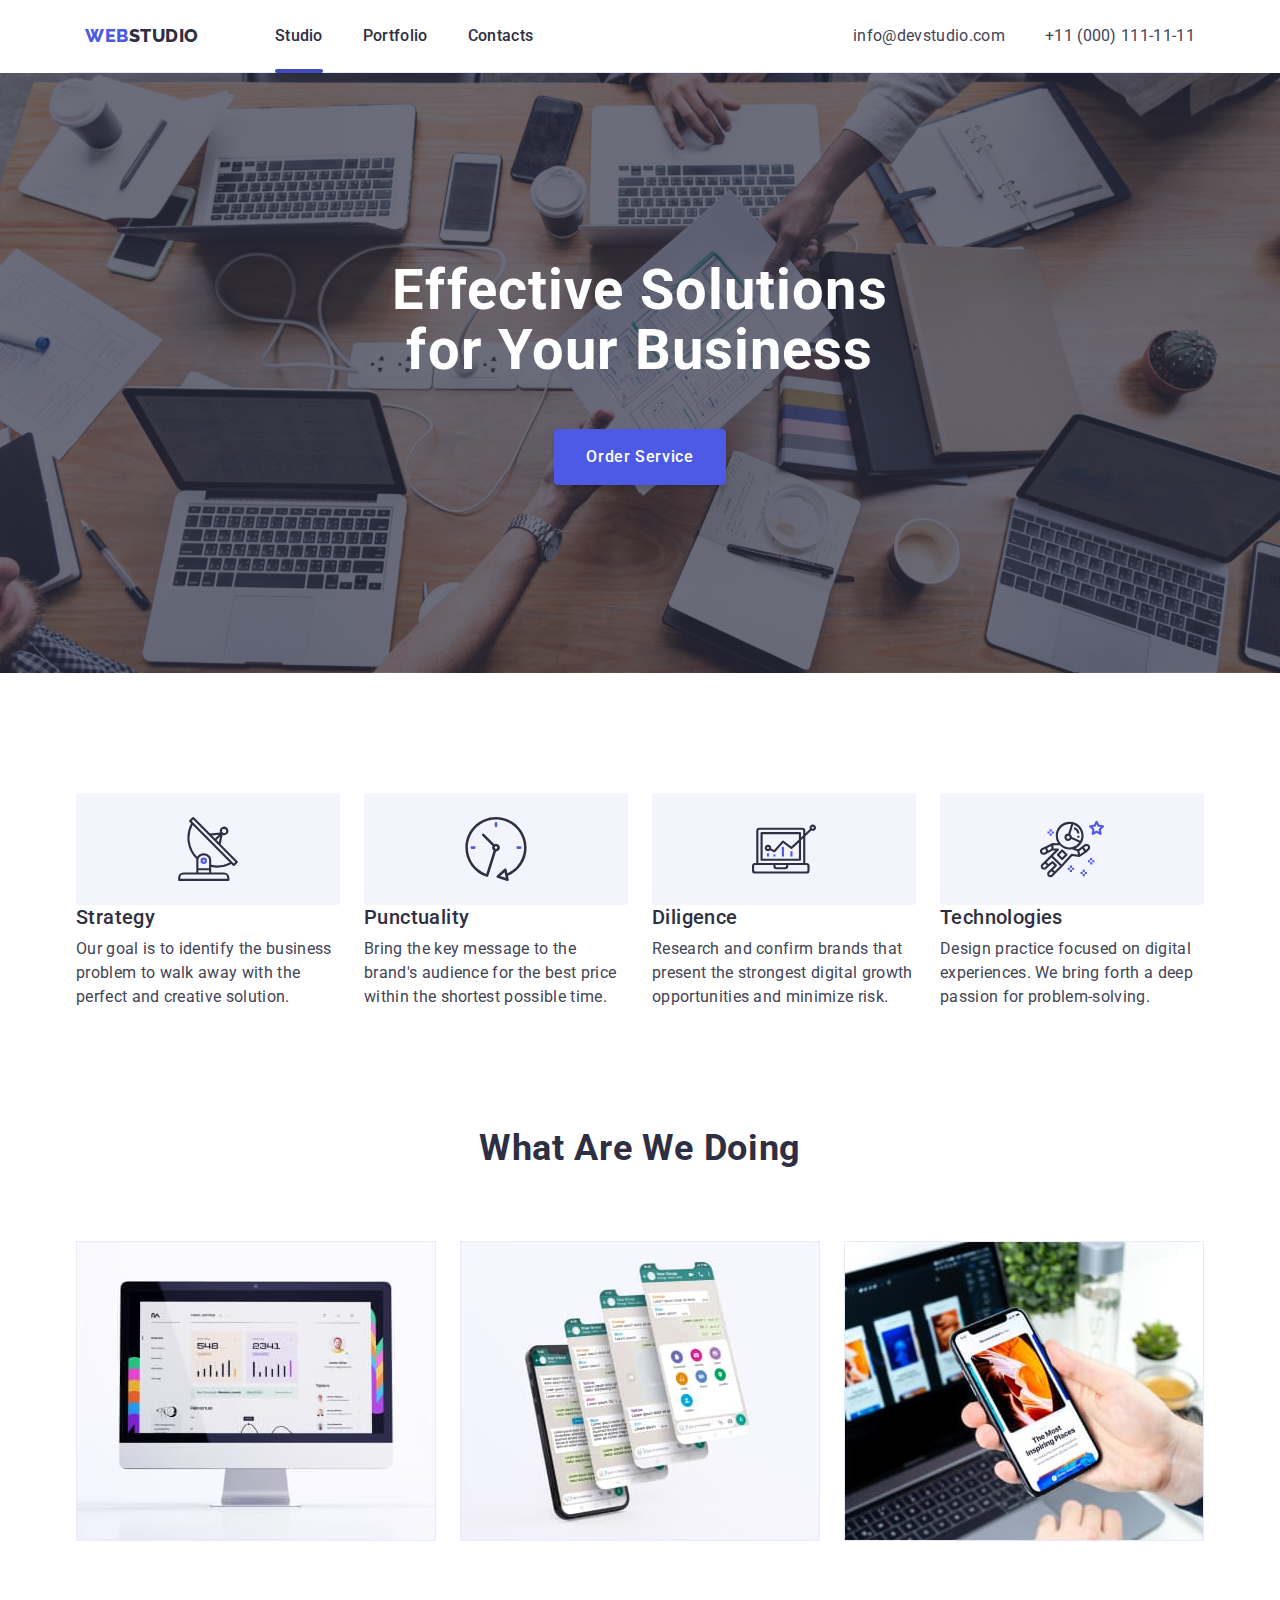
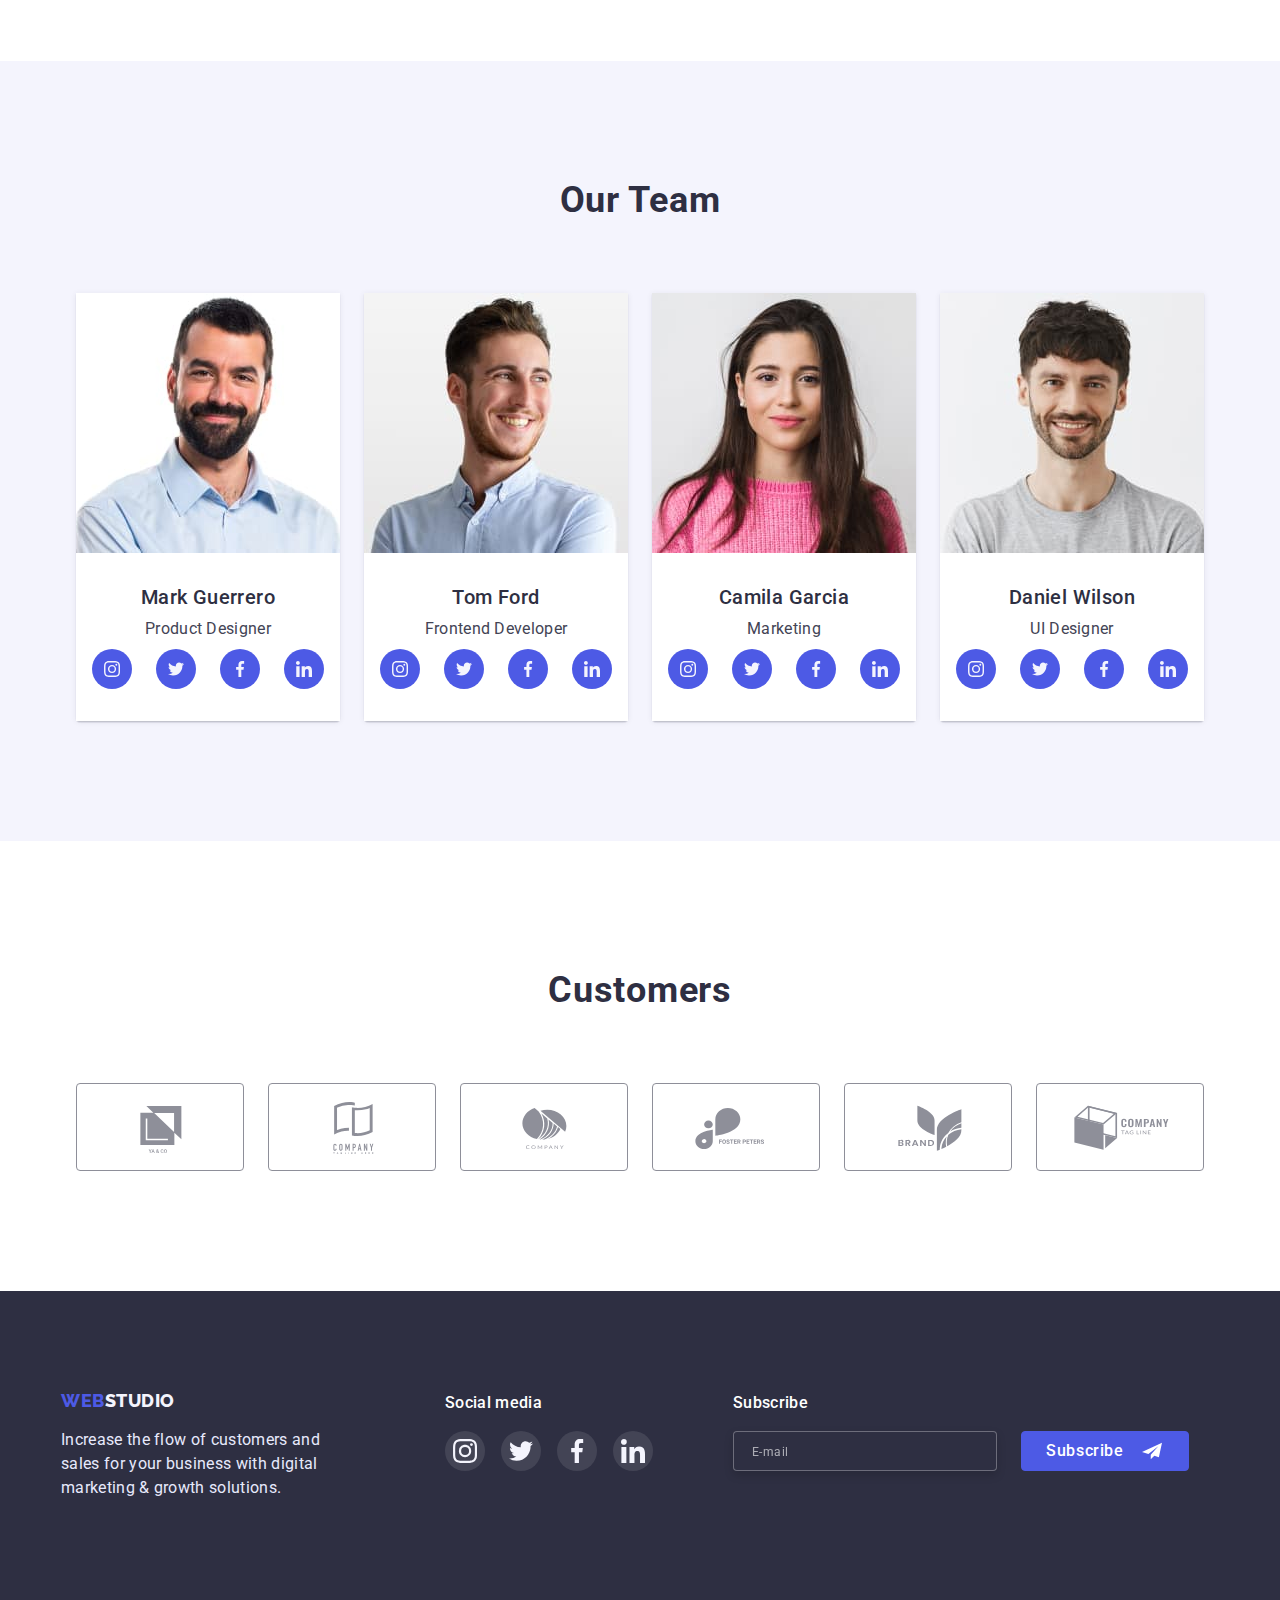
<file: index.html>
<!DOCTYPE html>
<html lang="en">
  <head>
    <meta charset="UTF-8" />
    <meta http-equiv="X-UA-Compatible" content="IE=edge" />
    <meta name="viewport" content="width=device-width, initial-scale=1.0" />
    <title>WebStudio</title>
    <link rel="stylesheet" href="https://cdnjs.cloudflare.com/ajax/libs/modern-normalize/1.0.0/modern-normalize.min.css"/>
    
    <link rel="stylesheet" href="./css/styles.css" />
    <link rel="preconnect" href="https://fonts.googleapis.com" />
    <link rel="preconnect" href="https://fonts.gstatic.com" crossorigin />
    <link
      href="https://fonts.googleapis.com/css2?family=Raleway:wght@800&family=Roboto:wght@400;500;700&display=swap"
      rel="stylesheet"/>
      
  </head>
  <body>
    <!-- navigation -->
    <header class="header">
      <div class="container container-header">
      <nav class="header-general">
        <a href="../index.html" class="header-logo link"
          >Web<span class="header-logo-studio">Studio</span></a
        >

        <ul class="header-navigation list">
          <li class="hader-navigation-list">
            <a href="../index.html" class="header-navigation-name link underline">Studio</a>
          </li>
          <li class="header-navigation-list">
            <a href="./portfolio.html" class="header-navigation-name link"
              >Portfolio</a
            >
          </li>
          <li class="hader-navigation-list">
            <a href="" class="header-navigation-name link">Contacts</a>
          </li>
        </ul>
      </nav>
      <!-- contacts -->
      <address class="address-contact">
      <ul class="header-list-contacts list">
        <li class="header-contacts">
          <a
            href="mailto:info@devstudio.com"
            class="header-contacts-mail link"
            >info@devstudio.com</a
          >
        </li>
        <li class="header-contacts link">
          <a
            href="tel:+110001111111"
  
            class="header-contacts-phone link"
            >+11 (000) 111-11-11</a
          >
        </li>
      </ul>
      </address>
    </header>
    <main>
      <!-- main -->
      <section class="hero">
       <div class="container container-main">
        <h1 class="hero-text">Effective Solutions <br />for Your Business</h1>
        <button type="button"  data-modal-open class="hero-button hero-button-orderservice">
          Order Service
        </button>
      </section>
      <section class="qualities">
        <div class="container">
        <h2 class="qualities-section-name visually-hidden">Our Qualities</h2>
        <ul class=" qualities-unordered list">
          <li class="qualities-list">
            <div class="qual-icon">
            <svg class="quality-icon" width="64px" height="64px">
                  <use href="./images/icons.svg#icon-antenna-1" ></use>
                </svg>
            </div>
    <h3 class="qualities-list-strategy-name qualities-list-name">Strategy</h3>
            <p class="qualities-list-text">
              Our goal is to identify the business problem to walk away with the
              perfect and creative solution.
            </p>
          </li>
          <li class="qualities-list">
            <div class="qual-icon">
            <svg class="quality-icon" width="64px" height="64px">
                  <use href="./images/icons.svg#icon-clock-1" ></use>
                </svg>
                </div>
            <h3 class="qualities-list-punctuality-name qualities-list-name ">Punctuality
            </h3>
            <p class="qualities-list-text">
              Bring the key message to the brand's audience for the best price
              within the shortest possible time.
            </p>
          </li>
          <li class="qualities-list">
            <div class="qual-icon">
            <svg class="quality-icon" width="64px" height="64px">
                  <use href="./images/icons.svg#icon-diagram-1"></use>
                </svg>
                </div>
            <h3 class="qualities-list-diligence-name qualities-list-name">Diligence
            </h3>
            <p class="qualities-list-text">
              Research and confirm brands that present the strongest digital
              growth opportunities and minimize risk.
            </p>
          </li>
          <li class="qualities-list">
            <div class="qual-icon">
            <svg class="quality-icon" width="64px" height="64px">
                  <use href="./images/icons.svg#icon-astronaut-1"> </use>
                </svg>
                </div>
            <h3 class="qualities-list-tehnologies-name qualities-list-name">Technologies
            </h3>
            <p class="qualities-list-text">
              Design practice focused on digital experiences. We bring forth a
              deep passion for problem-solving.
            </p>
          </li>
        </ul>
        </div>
      </section>
      <section class="works">
        <div class="container">
        <h2 class="works-name">What are we doing</h2>
        <ul class="works-list list">
          <li class="works-list-one">
            <img
              src="./images/screen.jpg"
              alt="screen"
              width="360"
              height="300"
            />
          </li>
          <li class="works-list-two">
            <img
              src="./images/smartfone.jpg"
              alt="smartfone"
              width="360"
              height="300"
            />
          </li>
          <li class="works-list-three">
            <img
              src="./images/note.jpg"
              alt="notebook"
              width="360"
              height="300"
            />
          </li>
        </ul>
      </section>
      <!-- team -->
      <section class="team">
        <div class="container">
        <h2 class="team-name">Our Team</h2>
        <ul class="team-list list">
          <li class="team-list-person">
            <img
              src="./images/mark.jpg"
              alt="Mark Guerrero"
              width="264"
              height="260"
            />
            <div class="container-team">
            <h3 class="team-list-name">Mark Guerrero</h3>
            <p class="team-list-job">Product Designer</p>
            <ul class="team-soc-list list">
              <li class="team-soc-items"><a href="" class="team-soc-link link">
                <svg class="team-soc-icon" width="16px" height="16px">
                  <use href="./images/icons.svg#icon-instagram">

                  </use>
                </svg>
              </a></li>
              <li class="team-soc-items"><a href="" class="team-soc-link link"><svg class="team-soc-icon" width="16px" height="16px">
                  <use href="./images/icons.svg#icon-twitter">

                  </use>
                </svg></a></li>
              <li class="team-soc-items"><a href="" class="team-soc-link link"><svg class="team-soc-icon" width="16px" height="16px">
                  <use href="./images/icons.svg#icon-facebook">

                  </use>
                </svg></a></li>
              <li class="team-soc-items"><a href="" class="team-soc-link link"><svg class="team-soc-icon" width="16px" height="16px">
                  <use href="./images/icons.svg#icon-linkedin">

                  </use>
                </svg></a></li>
            </ul>
          

            </div>
          </li>

          <li class="team-list-person">
            <img
              src="./images/tom.jpg"
              alt="Tom Ford"
              width="264"
              height="260"
            />
            <div class="container-team">
            <h3 class="team-list-name">Tom Ford</h3>
            <p class="team-list-job">Frontend Developer</p>
<ul class="team-soc-list list">
              <li class="team-soc-items"><a href="" class="team-soc-link link">
                <svg class="team-soc-icon" width="16px" height="16px">
                  <use href="./images/icons.svg#icon-instagram">

                  </use>
                </svg>
              </a></li>
              <li class="team-soc-items"><a href="" class="team-soc-link link"><svg class="team-soc-icon" width="16px" height="16px">
                  <use href="./images/icons.svg#icon-twitter">

                  </use>
                </svg></a></li>
              <li class="team-soc-items"><a href="" class="team-soc-link link"><svg class="team-soc-icon" width="16px" height="16px">
                  <use href="./images/icons.svg#icon-facebook">

                  </use>
                </svg></a></li>
              <li class="team-soc-items"><a href="" class="team-soc-link link"><svg class="team-soc-icon" width="16px" height="16px">
                  <use href="./images/icons.svg#icon-linkedin">

                  </use>
                </svg></a></li>
            </ul>
            </div>
          </li>
          <li class="team-list-person">
            <img
              src="./images/camila.jpg"
              alt="Camila Garcia"
              width="264"
              height="260"
            />
            <div class="container-team">
            <h3 class="team-list-name">Camila Garcia</h3>
            <p class="team-list-job">Marketing</p>
<ul class="team-soc-list list">
              <li class="team-soc-items"><a href="" class="team-soc-link link">
                <svg class="team-soc-icon" width="16px" height="16px">
                  <use href="./images/icons.svg#icon-instagram">

                  </use>
                </svg>
              </a></li>
              <li class="team-soc-items"><a href="" class="team-soc-link link"><svg class="team-soc-icon" width="16px" height="16px">
                  <use href="./images/icons.svg#icon-twitter">

                  </use>
                </svg></a></li>
              <li class="team-soc-items"><a href="" class="team-soc-link link"><svg class="team-soc-icon" width="16px" height="16px">
                  <use href="./images/icons.svg#icon-facebook">

                  </use>
                </svg></a></li>
              <li class="team-soc-items"><a href="" class="team-soc-link link"><svg class="team-soc-icon" width="16px" height="16px">
                  <use href="./images/icons.svg#icon-linkedin">

                  </use>
                </svg></a></li>
            </ul>
            </div>
          </li>
          <li class="team-list-person">
            <img
              src="./images/daniel.jpg"
              alt="Daniel Wilson"
              width="264"
              height="260"
            />
            <div class="container-team">
            <h3 class="team-list-name">Daniel Wilson</h3>
            <p class="team-list-job">UI Designer</p>
            <ul class="team-soc-list list">
              <li class="team-soc-items"><a href="" class="team-soc-link link">
                <svg class="team-soc-icon" width="16px" height="16px">
                  <use href="./images/icons.svg#icon-instagram">

                  </use>
                </svg>
              </a></li>
              <li class="team-soc-items"><a href="" class="team-soc-link link"><svg class="team-soc-icon" width="16px" height="16px">
                  <use href="./images/icons.svg#icon-twitter">

                  </use>
                </svg></a></li>
              <li class="team-soc-items"><a href="" class="team-soc-link link"><svg class="team-soc-icon" width="16px" height="16px">
                  <use href="./images/icons.svg#icon-facebook">

                  </use>
                </svg></a></li>
              <li class="team-soc-items"><a href="" class="team-soc-link link"><svg class="team-soc-icon" width="16px" height="16px">
                  <use href="./images/icons.svg#icon-linkedin">

                  </use>
                </svg></a></li>
            </ul>
            </div>
          </li>
        </ul>
        </div>
        </section>
        <!--Customers-->
        <section class="customers">
          <div class="container">
            <h2 class="sec-name">Customers</h2>
          <ul class="cast-list list">
            <li class="cast"><a href="" class="cast-link link">
                <svg class="cast-soc-icon" width="104px" height="56px">
                  <use href="./images/icons.svg#icon-Logo"> </use>
                </svg>
              </a>
            </li>
            <li class="cast"><a href="" class="cast-link link"> <svg class="cast-soc-icon" width="104px" height="56px">
                  <use href="./images/icons.svg#icon-Logo1"> </use>
                </svg></a></li>
            <li class="cast"><a href="" class="cast-link link"> <svg class="cast-soc-icon" width="104px" height="56px">
                  <use href="./images/icons.svg#icon-Logo2"> </use>
                </svg></a></li>
            <li class="cast"><a href="" class="cast-link link"> <svg class="cast-soc-icon" width="104px" height="56px">
                  <use href="./images/icons.svg#icon-Logo3"> </use>
                </svg></a></li>
            <li class="cast"><a href="" class="cast-link link"> <svg class="cast-soc-icon" width="104px" height="56px">
                  <use href="./images/icons.svg#icon-Logo4"> </use>
                </svg></a></li>
            <li class="cast"><a href="" class="cast-link link"> <svg class="cast-soc-icon" width="104px" height="56px">
                  <use href="./images/icons.svg#icon-Logo5"> </use>
                </svg></a></li>
          </ul>
          </div>
        </section>
    </main>
    <!-- footer -->
    <footer class="footer">
      <div class="container footer-container">
      <div class=" logo-container">
      <a href="./index.html" class="footer-logo link"
        >Web<span class="footer-logo-studio">Studio</span></a
      >
      <p class="footer-text">
        Increase the flow of customers and sales for your business with digital
        marketing & growth solutions.
      </p>
      </div>
      <div class="soc-footer">
        <p class="soc-footer-text">Social media</p>
        <ul class="footer-soc-list list">
              <li class="footer-soc-items"><a href="" class="footer-soc-link link">
                <svg class="footer-soc-icon" width="24px" height="24px">
                  <use href="./images/icons.svg#icon-instagram">

                  </use>
                </svg>
              </a></li>
              <li class="footer-soc-items"><a href="" class="footer-soc-link link"><svg class="team-soc-icon" width="24px" height="24px">
                  <use href="./images/icons.svg#icon-twitter">

                  </use>
                </svg></a></li>
              <li class="footer-soc-items"><a href="" class="footer-soc-link link"><svg class="team-soc-icon" width="24px" height="24px">
                  <use href="./images/icons.svg#icon-facebook">

                  </use>
                </svg></a></li>
              <li class="footer-soc-items"><a href="" class="footer-soc-link link"><svg class="team-soc-icon" width="24px" height="24px">
                  <use href="./images/icons.svg#icon-linkedin">

                  </use>
                </svg></a></li>
            </ul>

      </div>
      <div class="subscribe">
        <p class="subscribe-name">Subscribe</p>
        <form  class="footer-form" name="signup_form" autocomplete="on" novalidate>
  <label>
    <input class="footer-email" type="email" name="email" placeholder="E-mail" />
  </label>

  <button class="subscribe-btn" type="submit">Subscribe
    <svg class="subscribe-icon" width="24px" height="20px">
                  <use href="./images/icons.svg#send">
                  </use>
                </svg>
  </button>
</form>
      </div>
      </div>
    </footer>
    <div class="backdrop is-hidden" data-modal>
      <div class="modal">
        <button type="button" data-modal-close class="modal-close">
          <svg class="modal-close-icon" width="24px" height="24px">
                  <use href="./images/icons.svg#close"> </use>
                </svg>
        </button>
        

<form>
  <p class="form-name">Leave your contacts and we will call you back</p>
  <div class="modal-container">
  <label class="form-container" for="user-name">
    Name
  </label>
  <div class="input-wrap">
  <input class="modal-input" type="text" name="Name" placeholder=""  id="user-name">
<svg class="modal-input-icon" width="18px" height="24px">
  <use href="./images/icons.svg#icon-person"></use>
</svg> 
</div>
</div>
  <div class="modal-container">
    <label class="form-container" for="user-tel">
      Phone
    </label>
    <div class="input-wrap">
    <input class="modal-input" type="tel" name="Phone" placeholder="" id="user-tel">
  <svg class="modal-input-icon" width="18px" height="24px">
  <use href="./images/icons.svg#icon-phone"></use>
</svg>
    </div>
  </div>
    <div class="modal-container
">
    <label class="form-container" for="user-email">
      Email
    </label>
    <div class="input-wrap">
    <input class="modal-input" type="email" name="email" placeholder="" id="user-email">
   <svg class="modal-input-icon" width="18px" height="24px">
  <use href="./images/icons.svg#icon-email-black"></use>
</svg>  
  </div>
    </div>
    <div class="modal-container
">
    <label class="form-container" for="user-comment">
      Comment
    </label>
    <div class="input-wrap">
    <textarea class="modal-textarea" name="Comment" rows="10" placeholder="Text input" id="user-comment"></textarea>
    </div>
    </div>
    <div class="modal-container
">
    <label class="form-container" for="checkbox">
    </label>
    
    <div class="modal-check">
    <input class="modal-policy visually-hidden" type="checkbox" name="Policy" id="Policy" value="true" required />
    
    <label for="Policy" class="policy-text">I accept the terms and conditions of the  <a href="" class="privacy"> Privacy Policy</a></label>
  </div>
    </div>
    <div class="container" >
    <button class="modal-btn modal-btn-send" type="submit">Send</button>
    </div>
</form>


      </div>
    </div>
    <script src="./js/modal.js"></script>
  </body>
</html>
</file>
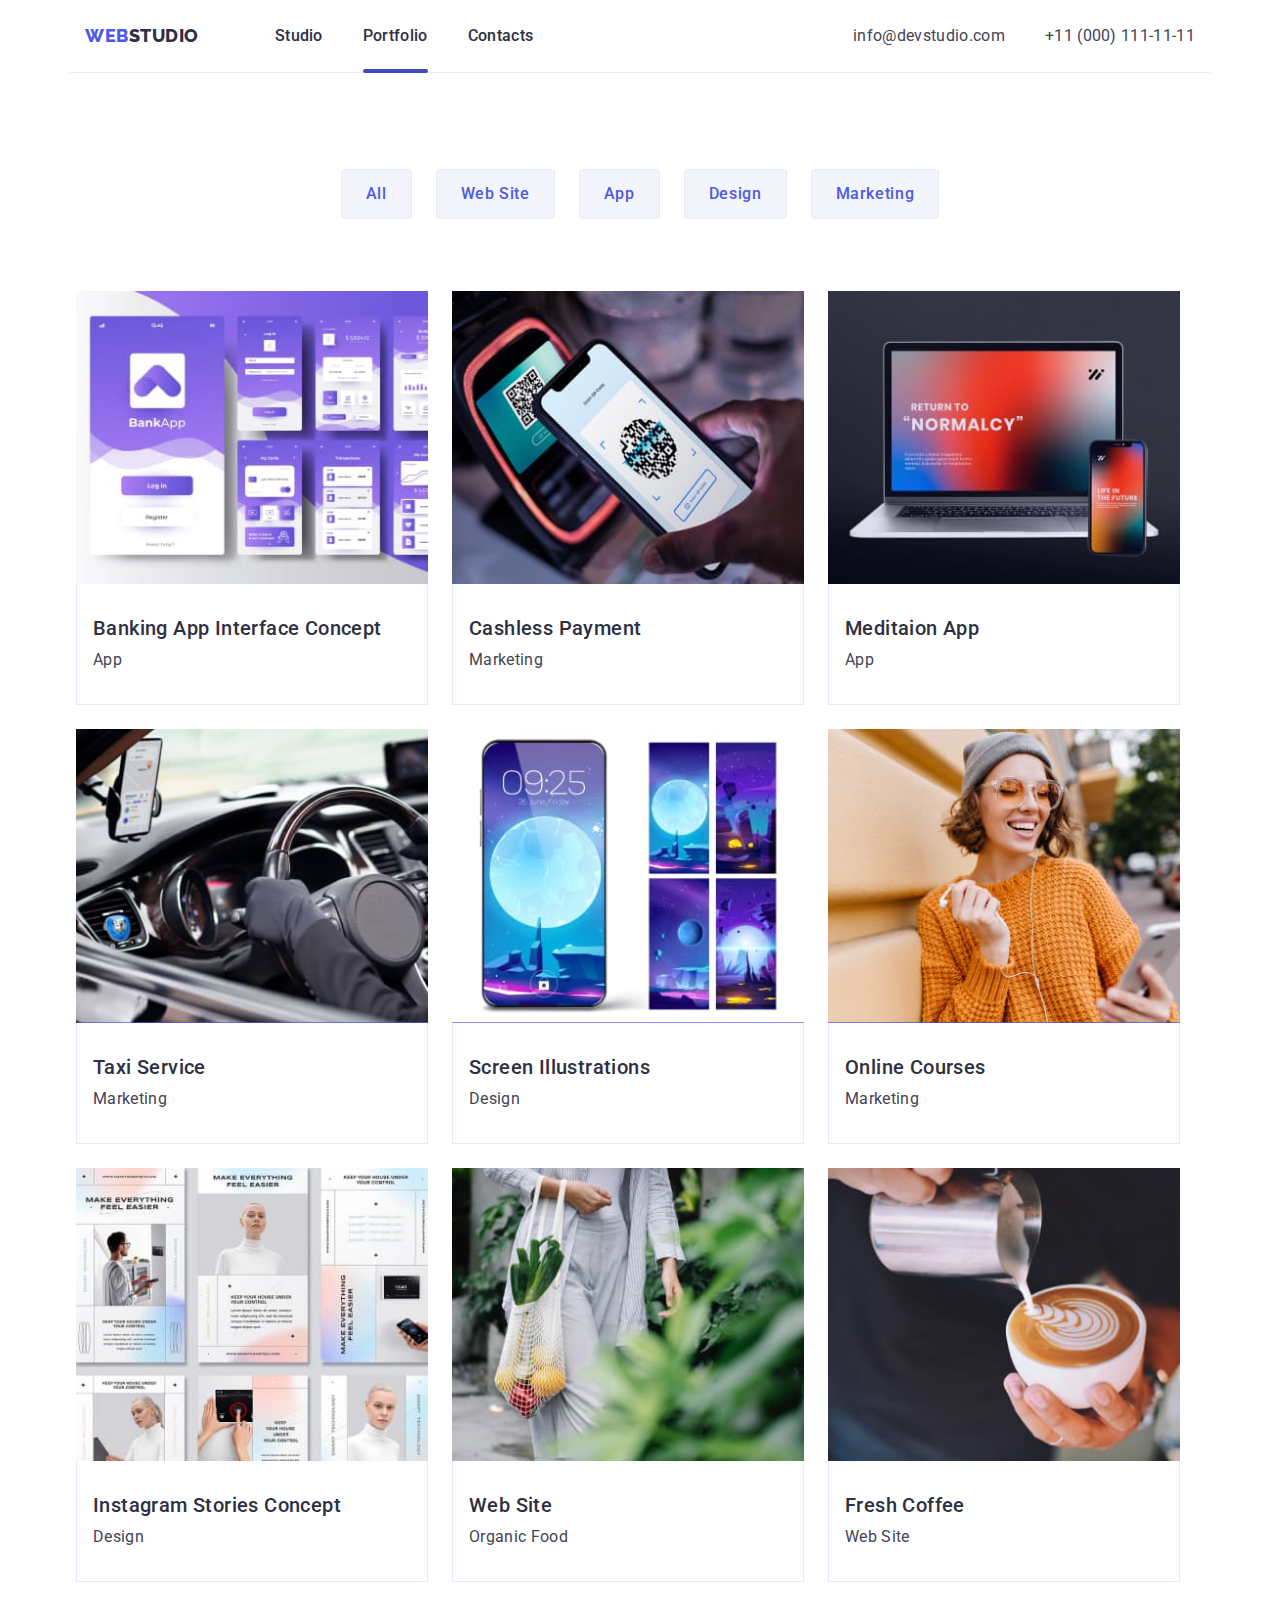
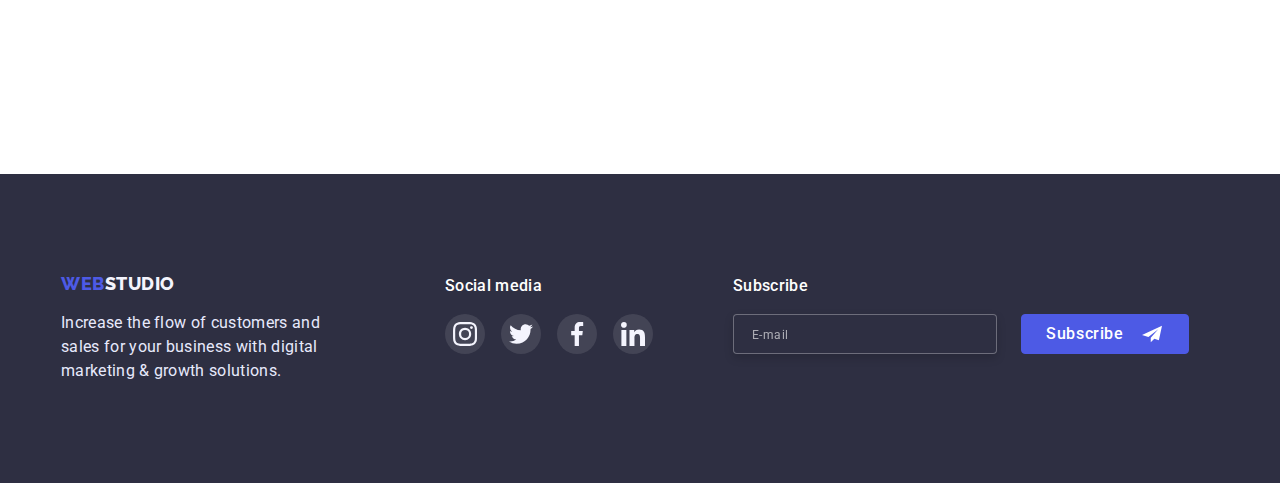
<file: portfolio.html>
<!DOCTYPE html>
<html lang="en">
  <head>
    <meta charset="UTF-8" />
    <meta http-equiv="X-UA-Compatible" content="IE=edge" />
    <meta name="viewport" content="width=device-width, initial-scale=1.0" />
    <title>Portfolio</title>
    <link rel="stylesheet" href="https://cdnjs.cloudflare.com/ajax/libs/modern-normalize/1.0.0/modern-normalize.min.css"/>
    
    <link rel="stylesheet" href="./css/styles.css" />
    <link rel="preconnect" href="https://fonts.googleapis.com" />
    <link rel="preconnect" href="https://fonts.gstatic.com" crossorigin />
    <link
      href="https://fonts.googleapis.com/css2?family=Raleway:wght@800&family=Roboto:wght@400;500;700&display=swap"
      rel="stylesheet"
    />
    
  </head>
  <body>
    <!-- navigation -->
    <header class="header">
      <div class="container container-header">
      <nav class="header-general">
        <a href="./index.html" class="header-logo link"
          >Web<span class="header-logo-studio">Studio</span></a
        >

        <ul class="header-navigation list">
          <li class="hader-navigation-list">
            <a href="./index.html" class="header-navigation-name link  ">Studio</a>
          </li>
          <li class="header-navigation-list">
            <a href="./portfolio.html" class="header-navigation-name link underline"
              >Portfolio</a
            >
          </li>
          <li class="hader-navigation-list">
            <a href="" class="header-navigation-name link">Contacts</a>
          </li>
        </ul>
      </nav>
      <!-- contacts -->
      <address class="address-contact">
      <ul class="header-list-contacts list">
        <li class="header-contacts">
          <a
            href="mailto:info@devstudio.com"
            class="header-contacts-mail link"
            >info@devstudio.com</a
          >
        </li>
        <li class="header-contacts link">
          <a
            href="tel:+110001111111"
  
            class="header-contacts-phone link"
            >+11 (000) 111-11-11</a
          >
        </li>
      </ul>
      </address>
    </header>
    <main>
      <section class="portfolio">
        <div class="container container-btn">
        <h1 class="visually-hidden">Buttons</h1>
        <ul class="filters list">
          <li><button type="button" class="filters-btn">All</button></li>
          <li><button type="button" class="filters-btn">Web Site</button></li>
          <li><button type="button" class="filters-btn">App</button></li>
          <li><button type="button" class="filters-btn">Design</button></li>
          <li><button type="button" class="filters-btn">Marketing</button></li>
        </ul>
        

        <ul class="cards list">
          <li class="cards-list">
            <a href="" class="link deco-link">
              <div class="cards-top-wrap">
              <img
                src="./images/app.jpg"
                alt="mobile application"
                height="300"
                width="360"
              />
              <p class="cards-top-text">14 Stylish and User-Friendly App Design Concepts · Task Manager App · Calorie Tracker App · Exotic Fruit Ecommerce App · Cloud Storage App</p>
              </div>
              <div class="container-text">
              <h2 class="cards-name">Banking App Interface Concept</h2>
              <p class="cards-text">App</p>
            </div>
          </a>
          </li>
          <li class="cards-list">
            <a href="" class="link deco-link">
                            <div class="cards-top-wrap">
              <img
                src="./images/barcode.jpg"
                alt="smartfone and barcode"
                height="300"
                width="360"
              />
              <p class="cards-top-text">14 Stylish and User-Friendly App Design Concepts · Task Manager App · Calorie Tracker App · Exotic Fruit Ecommerce App · Cloud Storage App</p>
            </div>
<div class="container-text">
              <h2 class="cards-name">Cashless Payment</h2>
              <p class="cards-text">Marketing</p>
          </div>
          </a>
          </li>
          <li class="cards-list">
            <a href="" class="link deco-link">
                            <div class="cards-top-wrap">
              <img
                src="./images/gadget.jpg"
                alt="notebook and smartfone"
                height="300"
                width="360"
              />
              <p class="cards-top-text">14 Stylish and User-Friendly App Design Concepts · Task Manager App · Calorie Tracker App · Exotic Fruit Ecommerce App · Cloud Storage App</p>
</div>
<div class="container-text">
              <h2 class="cards-name">Meditaion App</h2>
              <p class="cards-text">App</p>
            </div>
          </a>
          </li>
          <li class="cards-list">
            <a href="" class="link deco-link">
                            <div class="cards-top-wrap">
              <img
                src="./images/car.jpg"
                alt=" car weel"
                height="300"
                width="360"
              />
              <p class="cards-top-text">14 Stylish and User-Friendly App Design Concepts · Task Manager App · Calorie Tracker App · Exotic Fruit Ecommerce App · Cloud Storage App</p>
            </div>
<div class="container-text">
              <h2 class="cards-name">Taxi Service</h2>
              <p class="cards-text">Marketing</p>
            </div>
          </a>
          </li>
          <li class="cards-list">
            <a href="" class="link deco-link">
                            <div class="cards-top-wrap">
              <img
                src="./images/screenmoon.jpg"
                alt="moon on the screen"
                height="300"
                width="360"
              />
              <p class="cards-top-text">14 Stylish and User-Friendly App Design Concepts · Task Manager App · Calorie Tracker App · Exotic Fruit Ecommerce App · Cloud Storage App</p>
             </div>
<div class="container-text">
              <h2 class="cards-name">Screen Illustrations</h2>
              <p class="cards-text">Design</p>
            </div>
          </a>
          </li>
          <li class="cards-list">
            <a href="" class="link deco-link">
                            <div class="cards-top-wrap">
              <img
                src="./images/orangegirl.jpg"
                alt=" girl in orange clothes"
                height="300"
                width="360"
              />
              <p class="cards-top-text">14 Stylish and User-Friendly App Design Concepts · Task Manager App · Calorie Tracker App · Exotic Fruit Ecommerce App · Cloud Storage App</p>
             </div>
<div class="container-text">
              <h2 class="cards-name">Online Courses</h2>
              <p class="cards-text">Marketing</p>
            </div>
          </a>
          </li>
          <li class="cards-list">
            <a href="" class="link deco-link">
                            <div class="cards-top-wrap">
              <img
                src="./images/people.jpg"
                alt=" people"
                height="300"
                width="360"
              />
              <p class="cards-top-text">14 Stylish and User-Friendly App Design Concepts · Task Manager App · Calorie Tracker App · Exotic Fruit Ecommerce App · Cloud Storage App</p>
             </div>
<div class="container-text">
              <h2 class="cards-name">Instagram Stories Concept</h2>
              <p class="cards-text">Design</p>
            </div>
          </a>
          </li>
          <li class="cards-list">
            <a href="" class="link deco-link">
                            <div class="cards-top-wrap">
              <img
                src="./images/granat.jpg"
                alt=" girl go from shopping"
                height="300"
                width="360"
              />
              <p class="cards-top-text">14 Stylish and User-Friendly App Design Concepts · Task Manager App · Calorie Tracker App · Exotic Fruit Ecommerce App · Cloud Storage App</p>
             </div>
             
<div class="container-text">
              <h2 class="cards-name">Web Site</h2>
              <p class="cards-text">Organic Food</p>
            </div>
            </a>
          </li>
          <li class="cards-list">
            <a href="" class="link deco-link">
                            <div class="cards-top-wrap">
              <img
                src="./images/cofee.jpg"
                alt="cup of cofee"
                height="300"
                width="360"
              />
              <p class="cards-top-text">14 Stylish and User-Friendly App Design Concepts · Task Manager App · Calorie Tracker App · Exotic Fruit Ecommerce App · Cloud Storage App</p>
             
              </div>
              <div class="container-text">
              <h2 class="cards-name">Fresh Coffee</h2>
              <p class="cards-text">Web Site</p>
            </div>  
          </a>
      </li>
    </ul>
        </div>
      </section>
    </main>
    <!-- ----------------------------Footer------------------------------ -->
    <footer class="footer">
      <div class="container footer-container">
      <div class=" logo-container">
      <a href="./index.html" class="footer-logo link"
        >Web<span class="footer-logo-studio">Studio</span></a
      >
      <p class="footer-text">
        Increase the flow of customers and sales for your business with digital
        marketing & growth solutions.
      </p>
      </div>
      <div class="soc-footer">
        <p class="soc-footer-text">Social media</p>
        <ul class="footer-soc-list list">
              <li class="footer-soc-items"><a href="" class="footer-soc-link link">
                <svg class="footer-soc-icon" width="24px" height="24px">
                  <use href="./images/icons.svg#icon-instagram">

                  </use>
                </svg>
              </a></li>
              <li class="footer-soc-items"><a href="" class="footer-soc-link link"><svg class="team-soc-icon" width="24px" height="24px">
                  <use href="./images/icons.svg#icon-twitter">

                  </use>
                </svg></a></li>
              <li class="footer-soc-items"><a href="" class="footer-soc-link link"><svg class="team-soc-icon" width="24px" height="24px">
                  <use href="./images/icons.svg#icon-facebook">

                  </use>
                </svg></a></li>
              <li class="footer-soc-items"><a href="" class="footer-soc-link link"><svg class="team-soc-icon" width="24px" height="24px">
                  <use href="./images/icons.svg#icon-linkedin">

                  </use>
                </svg></a></li>
            </ul>

      </div>
      <div class="subscribe">
        <p class="subscribe-name">Subscribe</p>
        <form  class="footer-form" name="signup_form" autocomplete="on" novalidate>
  <label>
    <input class="footer-email" type="email" name="email" placeholder="E-mail" />
  </label>

  <button class="subscribe-btn" type="submit">Subscribe
    <svg class="subscribe-icon" width="24px" height="20px">
                  <use href="./images/icons.svg#send">
                  </use>
                </svg>
  </button>
</form>
      </div>
      </div>
    </footer>
  
  </body>
</html>
</file>
<file: css/styles.css>
:root {
  --navigation-color: #2e2f42;
  --contacts-color: #434455;
  --logo-color: #4d5ae5;
  --hover-color: #404bbf;
  --white-color: #ffffff;
  --footer-logo-studio-color: #f4f4fd;
  --footer-text-color: #e7e9fc;
  --hero-grd: linear-gradient(rgba(46, 47, 66, 0.7), rgba(46, 47, 66, 0.7));
  --black-color: #000000;
  --company: #8e8f99;
  --hover-footer: #31d0aa;
  --soc-bc-footer: #ffffff1a;
}

.visually-hidden {
  position: absolute;
  width: 1px;
  height: 1px;
  margin: -1px;
  border: 0;
  padding: 0;

  white-space: nowrap;
  clip-path: inset(100%);
  clip: rect(0 0 0 0);
  overflow: hidden;
}
.list {
  list-style: none;
}
.link {
  text-decoration: none;
}
h1,
h2,
h3,
h4,
p {
  margin: 0;
}

ul {
  margin: 0;
  padding-left: 0;
}

img {
  max-width: 100%;
  height: auto;
  display: block;
}

body {
  background: var(--white-color);
  font-family: "Roboto", sans-serif;
  color: var(--navigation-color);
}

/* -----------------------HEADER--------------------------- */
.header {
  border-bottom: 1px solid #e7e9fc;
  max-width: 1140px;
  margin: auto;
}
.container {
  max-width: 1158px;
  padding-left: 15px;
  padding-right: 15px;
  margin-left: auto;
  margin-right: auto;
}
.container-header {
  display: flex;
  padding-top: 24px;
  padding-bottom: 24px;
}
.header-general {
  display: flex;
}

.header-logo {
  font-family: "Raleway", sans-serif;
  font-weight: 800;
  font-size: 18px;
  line-height: 1.33;
  letter-spacing: 0.03em;
  text-transform: uppercase;
  color: var(--logo-color);
  margin-right: 76px;
  display: flex;
  align-items: center;
}

.header-logo-studio {
  color: var(--navigation-color);
}
.header-navigation {
  font-weight: 500;
  font-size: 16px;
  line-height: 1.5;
  letter-spacing: 0.02em;
  display: flex;
  justify-content: center;
  align-items: center;
  gap: 40px;
}

.header-navigation-name {
  padding-bottom: 28px;
  color: var(--navigation-color);
  position: relative;
  transition: color 250ms cubic-bezier(0.4, 0, 0.2, 1);
}

.header-navigation-name:hover,
.header-navigation-name:focus {
  color: var(--hover-color);
}
.underline::after {
  content: "";
  position: absolute;
  width: 100%;
  height: 4px;
  left: 0px;
  bottom: 0;
  background: var(--hover-color);
  border-radius: 2px;
}
.address-contact {
  margin-left: auto;
}
.header-list-contacts {
  display: flex;
  gap: 40px;
}

.header-contacts {
  font-size: 16px;
  line-height: 1.5;
  letter-spacing: 0.02em;
  font-style: normal;
}
.header-contacts-mail {
  color: var(--contacts-color);
  transition: color 250ms cubic-bezier(0.4, 0, 0.2, 1);
}
.header-contacts-mail:hover,
.header-contacts-mail:focus {
  color: var(--hover-color);
}
.header-contacts-phone {
  color: var(--contacts-color);
  transition: color 250ms cubic-bezier(0.4, 0, 0.2, 1);
}
.header-contacts-phone:hover,
.header-contacts-phone:focus {
  color: var(--hover-color);
}
/* --------------------------HERO------------------------ */
.hero {
  padding-top: 188px;
  padding-bottom: 188px;
  background: var(--navigation-color);
  background: var(--hero-grd), url(../images/people-office.jpg);
  background-repeat: no-repeat;
  background-position: center;
  background-size: cover;
  max-width: 1440px;
  margin: auto;
}

.hero-text {
  font-size: 56px;
  line-height: 1.07;
  text-align: center;
  letter-spacing: 0.02em;
  color: var(--white-color);
  margin-bottom: 48px;
}
.hero-button {
  background: var(--logo-color);
  box-shadow: 0px 4px 4px rgba(0, 0, 0, 0.15);
  border-radius: 4px;
  cursor: pointer;
  margin-right: auto;
  margin-left: auto;
  display: block;
  padding: 16px 32px;
  border: 0;
  transition: background 250ms cubic-bezier(0.4, 0, 0.2, 1);
}
.hero-button:hover,
.hero-button:focus {
  background: var(--hover-color);
  box-shadow: 0px 4px 4px rgba(0, 0, 0, 0.15);
}
.hero-button-orderservice {
  font-family: inherit;
  font-weight: 500;
  font-size: 16px;
  line-height: 1.5;
  letter-spacing: 0.04em;
  color: var(--white-color);
}
.qualities {
  padding-top: 120px;
  padding-bottom: 120px;
}

.qualities-unordered {
  display: flex;
  gap: 24px;
}

.qualities-list {
  flex-basis: calc((100% - 72px) / 4);
}

.qualities-list-name {
  font-weight: 500;
  font-size: 20px;
  line-height: 1.2;
  letter-spacing: 0.02em;
  margin-bottom: 8px;
}

.qualities-list-text {
  font-size: 16px;
  line-height: 1.5;
  letter-spacing: 0.02em;
  color: var(--contacts-color);
}

.qual-icon {
  display: flex;
  align-items: center;
  justify-content: center;
  width: 264px;
  height: 112px;
  background: var(--footer-logo-studio-color);
  border-radius: 4px;
}
/* -----------------------WORKS------------------------- */
.works {
  padding-top: 0;
  padding-bottom: 120px;
}
.works-name {
  font-size: 36px;
  line-height: 1.11;
  text-align: center;
  letter-spacing: 0.02em;
  text-transform: capitalize;
  margin-bottom: 72px;
}
.works-list {
  display: flex;
  align-items: center;
  flex-wrap: wrap;
  gap: 24px;
  justify-content: space-between;
}
.works-list-one {
  width: calc((100% - 48px) / 3);
}
.works-list-two {
  width: calc((100% - 48px) / 3);
}
.works-list-three {
  width: calc((100% - 48px) / 3);
}
/* --------------------------TEAM------------------------------------ */
.team {
  background: var(--footer-logo-studio-color);
  padding-top: 120px;
  padding-bottom: 120px;
}

.team-name {
  font-size: 36px;
  line-height: 1.11;
  text-align: center;
  letter-spacing: 0.02em;
  text-transform: capitalize;
  margin-bottom: 72px;
}
.team-list {
  display: flex;
  gap: 24px;
}

.team-list-name {
  font-weight: 500;
  font-size: 20px;
  line-height: 1.2;
  text-align: center;
  letter-spacing: 0.02em;
  margin-bottom: 8px;
}
.team-list-job {
  font-size: 16px;
  line-height: 1.5;
  text-align: center;
  letter-spacing: 0.02em;
  color: var(--contacts-color);
  margin-bottom: 8px;
}
.team-list-person {
  background: var(--white-color);
  box-shadow: 0px 1px 6px rgb(46 47 66 / 8%), 0px 1px 1px rgb(46 47 66 / 16%),
    0px 2px 1px rgb(46 47 66 / 8%);
  border-radius: 0px 0px 4px 4px;
  width: calc((100% - 72px) / 4);
}
.container-team {
  padding-top: 32px;
  padding-bottom: 32px;
  background-color: var(--white-color);
}

.team-soc-list {
  display: flex;
  justify-content: center;
  gap: 24px;
}

.team-soc-items {
  width: 40px;
  height: 40px;
}
.team-soc-link {
  width: 100%;
  height: 100%;
  background-color: var(--logo-color);
  display: flex;
  justify-content: center;
  align-items: center;
  border-radius: 50%;
  transition: background-color 250ms cubic-bezier(0.4, 0, 0.2, 1);
}
.team-soc-icon {
  fill: var(--footer-logo-studio-color);
}
.team-soc-link:is(:hover, :focus) {
  background-color: var(--hover-color);
}
/* ----------------------CUSTOMERS------------------ */
.customers {
  padding-top: 130px;
  padding-bottom: 120px;
}
.sec-name {
  font-size: 36px;
  line-height: 1.11;
  text-align: center;
  letter-spacing: 0.02em;
  text-transform: capitalize;
  color: var(--navigation-color);
  margin-bottom: 72px;
}
.cast-list {
  display: flex;
  gap: 24px;
}

.cast {
  width: calc((100% - 120px) / 6);
  height: 88px;
}
.cast-link {
  display: flex;
  justify-content: center;
  align-items: center;
  width: 100%;
  height: 100%;
  color: var(--company);
  border: 1px solid var(--company);
  border-radius: 4px;
  transition: color 250ms cubic-bezier(0.4, 0, 0.2, 1),
    border 250ms cubic-bezier(0.4, 0, 0.2, 1);
}

.cast-link:is(:hover, :focus) {
  color: var(--hover-color);
  border-color: 1px solid var(--hover-color);
}
.cast-soc-icon {
  fill: currentColor;
  transition: fill 250ms cubic-bezier(0.4, 0, 0.2, 1);
}
.cast-link:is(:hover, :focus) .cast-soc-icon {
  fill: currentColor;
}

/* -----------------------------FOOTER------------------------ */
.footer {
  background: var(--navigation-color);
  padding-top: 100px;
  padding-bottom: 100px;
}
.footer-container {
  display: flex;
  flex-wrap: wrap;
  margin: auto;
  padding: 0;
}
.footer-logo {
  font-family: "Raleway", sans-serif;
  font-weight: 800;
  font-size: 18px;
  line-height: 1.16;
  letter-spacing: 0.03em;
  text-transform: uppercase;
  color: var(--logo-color);
  margin-bottom: 8px;
}
.footer-logo-studio {
  color: var(--footer-logo-studio-color);
}
.footer-text {
  font-size: 16px;
  line-height: 1.5;
  letter-spacing: 0.02em;
  color: var(--footer-text-color);
  width: 264px;
  margin-top: 16px;
}
.soc-footer {
  margin-left: 120px;
}
.soc-footer-text {
  color: var(--white-color);
  font-weight: 500;
  font-size: 16px;
  line-height: 1.5;
  letter-spacing: 0.02em;
  margin-bottom: 16px;
}
.footer-soc-list {
  display: flex;
  justify-content: center;
  gap: 16px;
}

.footer-soc-items {
  width: 40px;
  height: 40px;
}
.footer-soc-link {
  width: 100%;
  height: 100%;
  background-color: var(--soc-bc-footer);
  display: flex;
  justify-content: center;
  align-items: center;
  border-radius: 50%;
  transition: background-color 250ms cubic-bezier(0.4, 0, 0.2, 1);
}
.footer-soc-icon {
  fill: var(--footer-logo-studio-color);
}
.footer-soc-link:is(:hover, :focus) {
  background-color: var(--hover-footer);
}
.subscribe {
  margin-left: 80px;
}
.subscribe-name {
  font-weight: 500;
  font-size: 16px;
  line-height: 1.5;
  letter-spacing: 0.02em;
  color: var(--white-color);
  margin-bottom: 16px;
}
.footer-form {
  display: flex;
}
.footer-email {
  display: flex;
  box-sizing: border-box;
  border: 1px solid rgba(255, 255, 255, 0.3);
  filter: drop-shadow(0px 4px 4px rgba(0, 0, 0, 0.15));
  border-radius: 4px;
  width: 264px;
  height: 40px;
  background-color: var(--navigation-color);
  text-indent: 16px;
}
.footer-email::placeholder {
  font-size: 12px;
  line-height: 2;
  letter-spacing: 0.04em;
  color: rgba(255, 255, 255, 0.6);
}
.subscribe-btn {
  display: flex;
  height: 40px;
  background: var(--logo-color);
  border-radius: 4px;
  color: var(--white-color);
  font-size: 16px;
  line-height: 1.5;
  letter-spacing: 0.04em;
  margin-left: 24px;
  align-items: center;
  justify-content: center;
  min-width: 165px;
  padding: 8px 24px;
  font-weight: 500;
  align-items: center;
  text-align: center;
  outline: none;
  border: 1px solid var(--logo-color);
  transition: background-color 250ms cubic-bezier(0.4, 0, 0.2, 1);
}
.subscribe-btn:is(:hover, :focus) {
  background: var(--hover-color);
  box-shadow: 0px 4px 4px rgba(0, 0, 0, 0.15);
}
.subscribe-icon {
  fill: var(--white-color);
  margin-left: 16px;
}

/* -------------------PAGE2---PORTFOLIO------FILTERS--------- */
.portfolio {
  padding-top: 96px;
  padding-bottom: 120px;
}
.container-btn {
  margin-bottom: 72px;
}

.filters {
  display: flex;
  align-items: center;
  justify-content: center;
  gap: 24px;
  margin-bottom: 72px;
}
.filters-btn {
  font-family: inherit;
  font-weight: 500;
  font-size: 16px;
  line-height: 1.5;
  letter-spacing: 0.04em;
  color: var(--logo-color);
  cursor: pointer;
  border-radius: 4px;
  display: flex;
  align-items: center;
  text-align: center;
  background: var(--footer-logo-studio-color);
  padding: 12px 24px;
  border: 1px solid var(--footer-text-color);
  transition: color 250ms cubic-bezier(0.4, 0, 0.2, 1),
    border-color 250ms cubic-bezier(0.4, 0, 0.2, 1),
    box-shadow 250ms cubic-bezier(0.4, 0, 0.2, 1);
}
.filters-btn:hover,
.filters-btn:focus {
  background: var(--hover-color);
  box-shadow: 0px 3px 1px rgba(0, 0, 0, 0.1), 0px 2px 1px rgba(0, 0, 0, 0.08),
    0px 2px 2px rgba(0, 0, 0, 0.12);
  color: var(--white-color);
  border-color: var(--hover-color);
}
/* -----------------------------CARDS------------------------------------ */

.cards {
  display: flex;
  flex-wrap: wrap;
  gap: 24px;
}
.cards-list {
  flex-basis: calc((100% - 72px) / 3);
}
.cards-list:hover .cards-top-text {
  transform: translateY(0%);
}

.container-text {
  padding-left: 16px;
  padding-top: 32px;
  padding-bottom: 32px;
  border-right: 1px solid var(--footer-text-color);
  border-left: 1px solid var(--footer-text-color);
  border-bottom: 1px solid var(--footer-text-color);
}
.deco-link {
  display: block;
}
.deco-link:is(:hover, :focus) {
  box-shadow: 0px 1px 6px rgba(46, 47, 66, 0.08),
    0px 1px 1px rgba(46, 47, 66, 0.16), 0px 2px 1px rgba(46, 47, 66, 0.08);
}
.cards-top-wrap {
  position: relative;
  overflow: hidden;
}
.cards-top-text {
  position: absolute;
  top: 0;
  font-size: 16px;
  line-height: 1.5;
  letter-spacing: 0.02em;
  color: var(--footer-logo-studio-color);
  background: var(--logo-color);
  height: 100%;
  padding: 40px 32px 164px 32px;
  transform: translateY(100%);
  transition: transform 250ms cubic-bezier(0.4, 0, 0.2, 1);
  overflow: hidden;
}
.cards-name {
  font-weight: 500;
  font-size: 20px;
  line-height: 1.2;
  letter-spacing: 0.02em;
  color: var(--navigation-color);
  margin-bottom: 8px;
}
.cards-text {
  font-size: 16px;
  line-height: 1.5;
  letter-spacing: 0.02em;
  color: var(--contacts-color);
}

/* _________________________MODAL___________________________ */

.backdrop {
  position: fixed;
  top: 0;
  left: 0;
  width: 100%;
  height: 100%;
  background-color: #2e2f4266;
  transition: opacity 250ms cubic-bezier(0.4, 0, 0.2, 1),
    visibility 250ms cubic-bezier(0.4, 0, 0.2, 1);
  display: flex;
  align-items: center;
  justify-content: center;
}

.is-hidden {
  opacity: 0;
  visibility: hidden;
  pointer-events: none;
}

.modal {
  position: absolute;
  top: 50%;
  left: 50%;
  transform: translate(-50%, -50%) scale(1);
  width: 408px;
  min-height: 576px;
  background-color: #fcfcfc;
  padding: 24px;
  box-shadow: 0px 1px 1px rgba(0, 0, 0, 0.14), 0px 1px 3px rgba(0, 0, 0, 0.12),
    0px 2px 1px rgba(0, 0, 0, 0.2);
  border-radius: 4px;
  transition: transform 250ms cubic-bezier(0.4, 0, 0.2, 1);
  padding-top: 72px;
}
.backdrop.is-hidden .modal {
  transform: translate(-50%, -50%) scale(0);
}
.modal-close {
  position: absolute;
  top: 24px;
  right: 24px;
  justify-content: center;
  align-items: center;
  width: 24px;
  height: 24px;
  border-radius: 50%;
  background: var(--footer-text-color);
  border: 1px solid rgba(0, 0, 0, 0.1);
  cursor: pointer;
  transition: background-color 250ms cubic-bezier(0.4, 0, 0.2, 1),
    fill 250ms cubic-bezier(0.4, 0, 0.2, 1);
}

.modal-close:is(:hover, :focus) {
  background-color: var(--hover-color);
}

.modal-close-icon {
  transition: fill 250ms cubic-bezier(0.4, 0, 0.2, 1);
  height: 8px;
  width: 8px;
}

.modal-close:is(:hover, :focus) .modal-close-icon {
  fill: var(--white-color);
}
.form-name {
  text-align: center;
  margin-bottom: 14px;
  font-weight: 500;
  font-size: 16px;
  line-height: 1.5;
  letter-spacing: 0.02em;
}
.modal-container {
  position: relative;
  flex-direction: column;
  gap: 8px;
}
.form-container {
  flex-direction: column;
  font-family: "Roboto";
  width: 360px;
  font-weight: 400;
  font-size: 12px;
  line-height: 1.33;
  letter-spacing: 0.01em;
  color: #8e8f99;
}
.input-wrap {
  position: relative;
  margin-bottom: 8px;
}
.modal-input {
  width: 100%;
  height: 40px;
  border: 1px solid #21212133;
  border-radius: 4px;
  outline: transparent;
  transition: border-color 250ms cubic-bezier(0.4, 0, 0.2, 1),
    fill 250ms cubic-bezier(0.4, 0, 0.2, 1);
  padding-left: 38px;
}
.modal-input:is(:focus, :hover) {
  border-color: var(--logo-color);
}
.modal-input:is(:focus, :hover) + .modal-input-icon {
  fill: var(--logo-color);
}
.modal-input-icon {
  position: absolute;
  left: 16px;
  top: 50%;
  transform: translateY(-50%);
  transition: fill 250ms cubic-bezier(0.4, 0, 0.2, 1);
}

.modal-textarea {
  width: 360px;
  height: 120px;
  resize: none;
  background-color: transparent;
  border-radius: 4px;
  border: 1px solid rgba(33, 33, 33, 0.2);
  font-weight: 400;
  font-size: 12px;
  line-height: 0.75em;
  outline: transparent;
  text-indent: 16px;
  padding-top: 8px;
  transition: border-color 250ms cubic-bezier(0.4, 0, 0.2, 1);
}
.modal-textarea:is(:focus, :hover) {
  border-color: var(--logo-color);
}
.modal-textarea::placeholder,
.modal-input::placeholder {
  font-size: 12px;
  line-height: 1.33;
  letter-spacing: 0.04em;
  color: rgba(117, 117, 117, 0.502);
}
.modal-check {
  position: relative;
  margin-bottom: 24px;
}
.policy-text {
  font-size: 12px;
  line-height: 1.33;
  letter-spacing: 0.04em;
  color: #757575;
  display: flex;
}
.policy-text::before {
  content: "";
  width: 16px;
  height: 16px;
  border: 1.25px solid #2e2f42;
  border-radius: 2px;
  margin-right: 8px;
  transition: background-color 250ms cubic-bezier(0.4, 0, 0.2, 1);
  border-color: 250ms cubic-bezier(0.4, 0, 0.2, 1);
}
.modal-policy:checked + .policy-text::before {
  background-color: var(--hover-color);
  border: none;
  background-image: url(../images/vector.svg);
  background-position: center;
  background-repeat: no-repeat;
}
.privacy {
  color: var(--logo-color);
  margin-left: 5px;
   transition: color 250ms cubic-bezier(0.4, 0, 0.2, 1);
}
.privacy:is(:hover, :focus) {
  color: var(--hover-color);
}
.modal-btn {
  background: var(--logo-color);
  width: 169px;
  height: 56px;
  box-shadow: 0px 4px 4px rgba(0, 0, 0, 0.15);
  border-radius: 4px;
  cursor: pointer;
  margin-right: auto;
  margin-left: auto;
  display: block;
  border: 0;
  transition: background 250ms cubic-bezier(0.4, 0, 0.2, 1);
}
.modal-btn:is(:hover, :focus) {
  background: var(--hover-color);
  box-shadow: 0px 4px 4px rgba(0, 0, 0, 0.15);
}
.modal-btn-send {
  font-family: inherit;
  font-weight: 500;
  font-size: 16px;
  line-height: 1.5;
  letter-spacing: 0.04em;
  color: var(--white-color);
}
</file>
